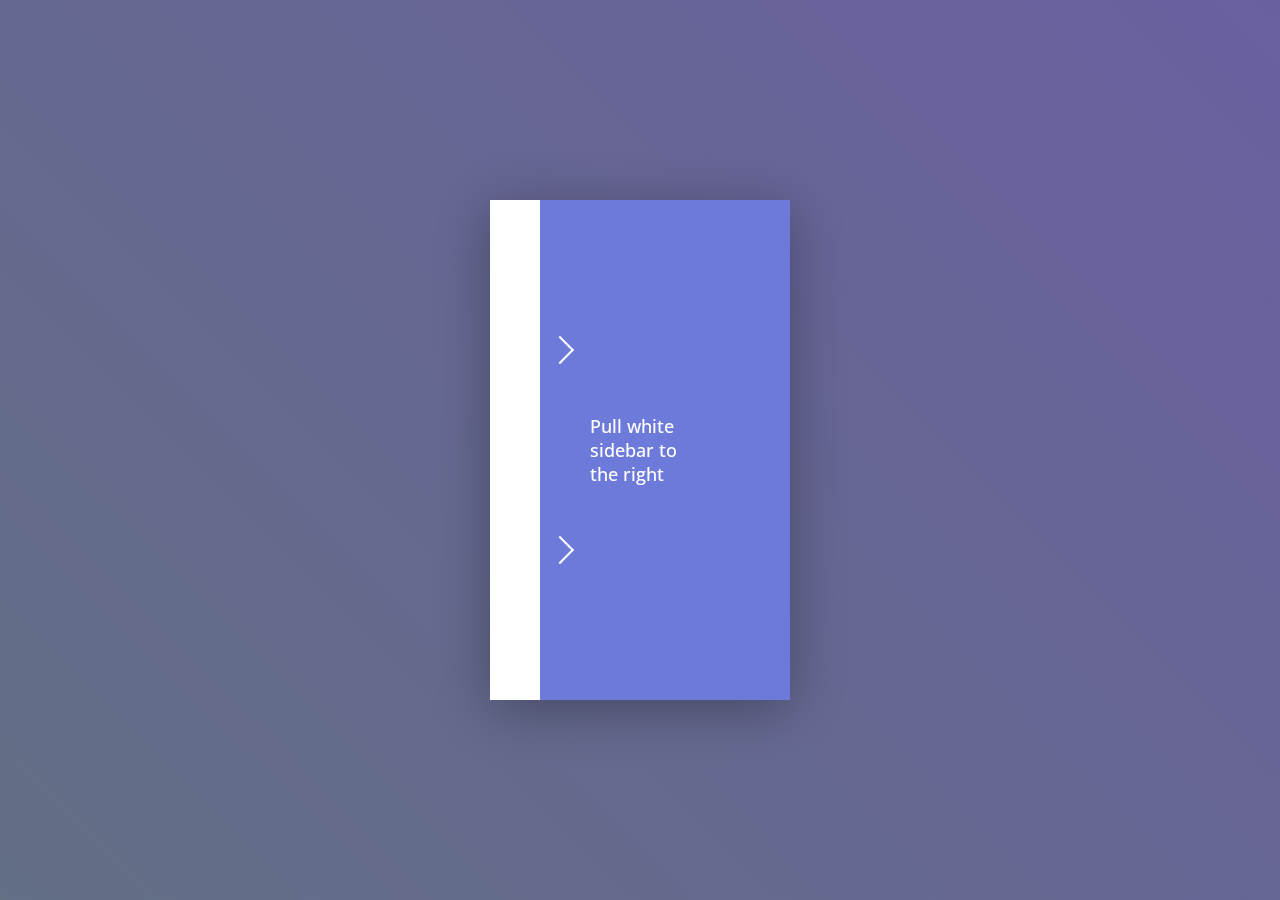
<file: h5 svg手机聊天界面/index.html>
<!doctype html>
<html lang="zh">
<head>
	<meta charset="UTF-8">
	<meta http-equiv="X-UA-Compatible" content="IE=edge,chrome=1"> 
	<meta name="viewport" content="width=device-width, initial-scale=1, user-scalable=yes">
	<title>超炫HTML5 SVG聊天框拖拽弹性摇摆动画特效</title>
	<link rel="stylesheet" type="text/css" href="css/normalize.css" />
	<link rel="stylesheet" type="text/css" href="css/default.css">
	<link rel='stylesheet prefetch' href='http://fonts.useso.com/css?family=Open+Sans'>
	<link rel="stylesheet" type="text/css" href="css/styles.css">
	<!--[if IE]>
		<script src="http://libs.useso.com/js/html5shiv/3.7/html5shiv.min.js"></script>
	<![endif]-->
</head>
<body>
	
	<div class="demo">
			  <svg class="sidebar" viewBox="0 0 300 500">
			    <path class="s-path" fill="#fff" d="M0,0 50,0 a0,250 0 1,1 0,500 L0,500" />
			  </svg>
			  <div class="static">
			    <div class="static__text">Pull white sidebar to the right</div>
			  </div>
			  <div class="sidebar-content">
			    <div class="contact">
			      <img src="images/1.png" alt="" class="contact__photo" />
			      <span class="contact__name">Ethan Hawke</span>
			      <span class="contact__status online"></span>
			    </div>
			    <div class="contact">
			      <img src="images/2.png" alt="" class="contact__photo" />
			      <span class="contact__name">Natalie Portman</span>
			      <span class="contact__status online"></span>
			    </div>
			    <div class="contact">
			      <img src="images/3.png" alt="" class="contact__photo" />
			      <span class="contact__name">Kevin Spacey</span>
			      <span class="contact__status online"></span>
			    </div>
			    <div class="contact">
			      <img src="images/4.png" alt="" class="contact__photo" />
			      <span class="contact__name">Rosamund Pike</span>
			      <span class="contact__status online"></span>
			    </div>
			    <div class="contact">
			      <img src="images/5.png" alt="" class="contact__photo" />
			      <span class="contact__name">Robert Redford</span>
			      <span class="contact__status online"></span>
			    </div>
			    <div class="contact">
			      <img src="images/6.png" alt="" class="contact__photo" />
			      <span class="contact__name">Scarlett Johansson</span>
			      <span class="contact__status online"></span>
			    </div>
			    <div class="contact">
			      <img src="images/7.png" alt="" class="contact__photo" />
			      <span class="contact__name">Tom Cruise</span>
			      <span class="contact__status"></span>
			    </div>
			    <div class="contact">
			      <img src="images/8.png" alt="" class="contact__photo" />
			      <span class="contact__name">Eva Green</span>
			      <span class="contact__status"></span>
			    </div>
			    <div class="contact">
			      <img src="images/9.png" alt="" class="contact__photo" />
			      <span class="contact__name">Paul Newman</span>
			      <span class="contact__status"></span>
			    </div>
			    <div class="contact">
			      <img src="images/1.png" alt="" class="contact__photo" />
			      <span class="contact__name">Thomas Break</span>
			      <span class="contact__status"></span>
			    </div>
			    <div class="search">
			      <img src="images/t8TeL1S.png" alt="" class="search__img" />
			      <input type="text" class="search__input" placeholder="Search" />
			    </div>
			  </div>
			  <div class="chat">
			    <span class="chat__back"></span>
			    <span class="chat__status">status</span>
			    <div class="chat__person">
			      <span class="chat__online active"></span>
			      <span class="chat__name">Huehue Huehue</span>
			    </div>
			    <div class="chat__messages">
			      <div class="chat__msgRow">
			        <div class="chat__message mine">Such SVG, much Javascript, very CSS!</div>
			      </div>
			      <div class="chat__msgRow">
			        <div class="chat__message notMine">Wow!</div>
			      </div>
			      <div class="chat__msgRow">
			        <div class="chat__message notMine">Very elastic! Such easings!</div>
			      </div>
			      <div class="chat__msgRow">
			        <div class="chat__message mine">
			          
			        </div>
			      </div>
			    </div>
			    <input type="text" class="chat__input" placeholder="Your message" />
			  </div>
			</div>
		
	
	<script type="text/javascript" src='js/stopExecutionOnTimeout.js?t=1'></script>
	<script type="text/javascript" src='js/jquery.min.js'></script>
	<script type="text/javascript" src="js/main.js"></script>
</body>
</html>
</file>
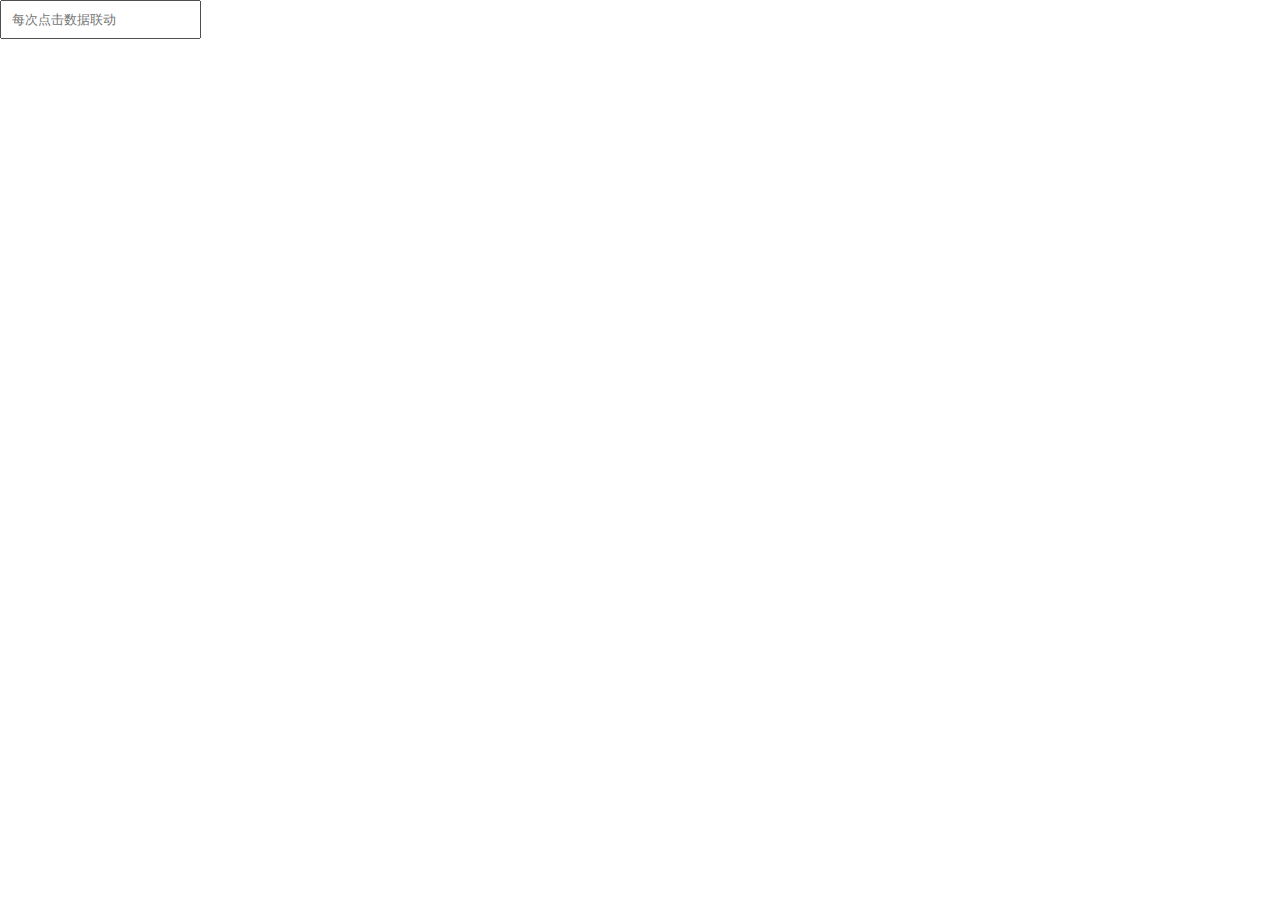
<file: js省市区三级联动/index.html>
<!DOCTYPE html>
<html lang="en-us">
<head>
    <meta charset="UTF-8">
    <title>Picker by ustbhuangyi</title>
    <meta name="viewport" content="width=device-width, initial-scale=1,maximum-scale=1.0,
    minimum-scale=1.0, user-scalable=no">
    <style>
        body{
            margin: 0;
            padding: 0;
        }
        .wheel-scroll.wheel-scroll-hook {
            margin: 0;
            padding: 0;
        }
        #picker{
            padding: 10px;
        }
    </style>

</head>
<body>
<input type="text" id="picker" placeholder="每次点击数据联动">

<script src="js/picker.min.js"></script>
<script type="text/javascript" src="js/city.js"></script>
<script type="text/javascript" src="js/index.js"></script>

</body>
</html>
</file>
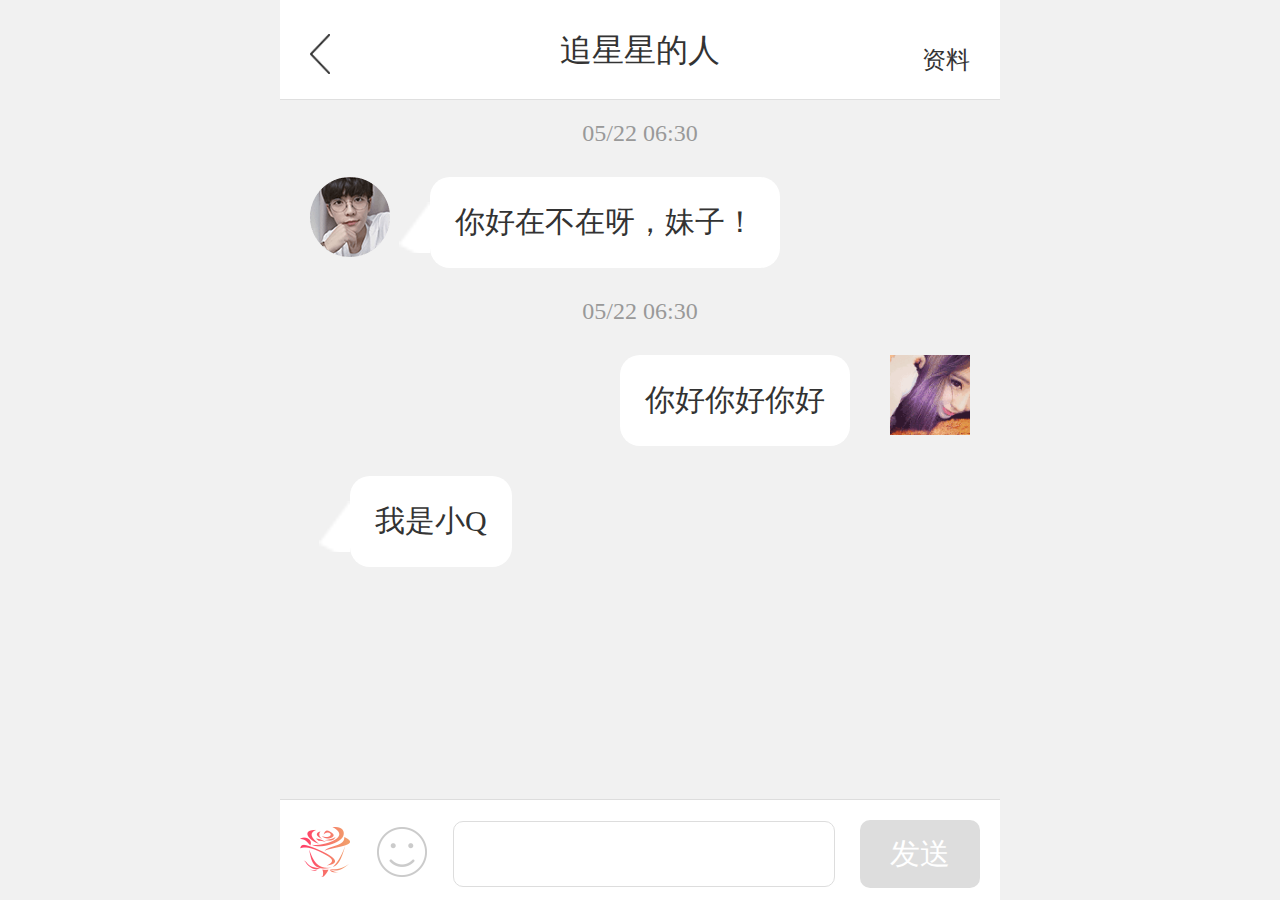
<file: 简洁微博/index.html>
<!doctype html>
<html lang="en">

	<head>
		<meta charset="UTF-8" />
		<meta http-equiv="X-UA-Compatible" content="IE=edge,chrome=1" />
		<meta name="viewport" content="width=device-width,initial-scale=1,minimum-scale=1,maximum-scale=1,user-scalable=no" />
		<title>聊天界面</title>
		<link rel="stylesheet" type="text/css" href="chat.css" />

		<script src="js/jquery.min.js"></script>
		<script src="js/flexible.js"></script>
	</head>

	<body>
		<header class="header">
			<a class="back" href="javascript:history.back()"></a>
			<h5 class="tit">追星星的人</h5>
			<div class="right">资料</div>
		</header>
		<div class="message">

			<div class="send">
				<div class="time">05/22 06:30</div>
				<div class="msg">
					<img src="images/touxiang.png" alt="" />
					<p><i class="msg_input"></i>你好在不在呀，妹子！</p>
				</div>
			</div>
			<div class="show">
				<div class="time">05/22 06:30</div>
				<div class="msg">
					<img src="images/touxiangm.png" alt="" />
					<p><i clas="msg_input"></i>你好你好你好</p>
				</div>
			</div>
		</div>
		<div class="footer">
			<img src="images/hua.png" alt="" />
			<img src="images/xiaolian.png" alt="" />
			<input type="text"  />
			<p>发送</p>
		</div>
	<script src="js/chat.js" type="text/javascript" charset="utf-8"></script>
	</body>

</html>
</file>
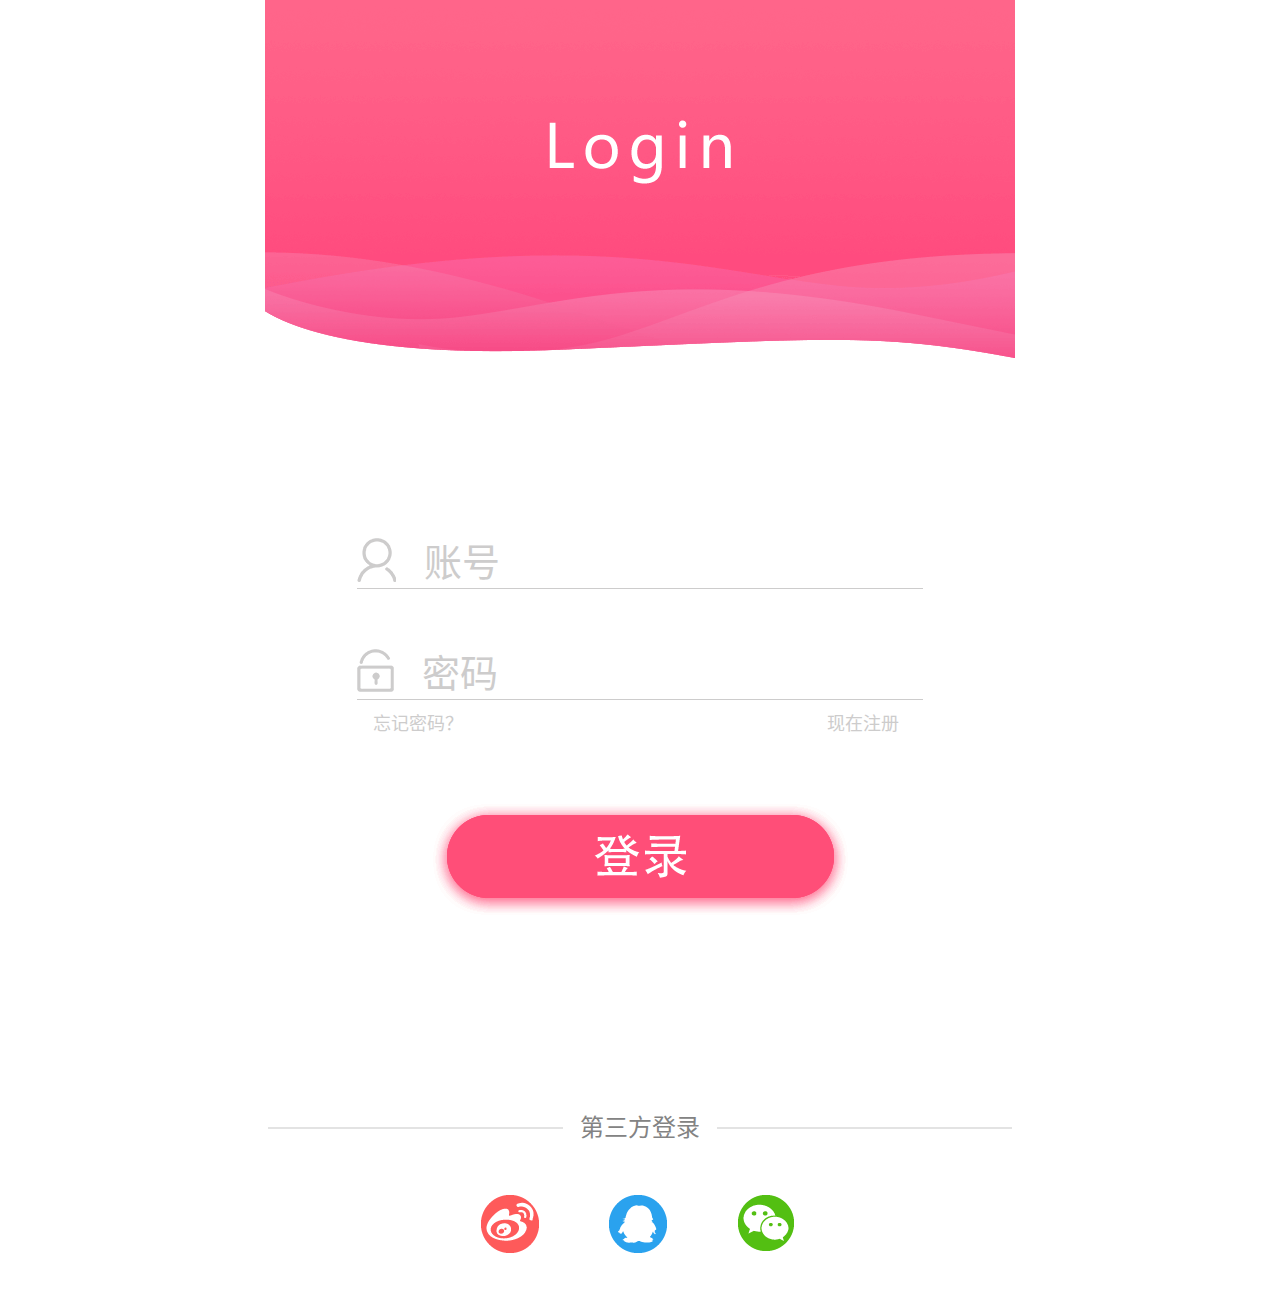
<file: login.html>
<!DOCTYPE html>
<html lang="zh-CN">
<head>
<meta charset="utf-8" />
<meta http-equiv="X-UA-Compatible" content="IE=edge,chrome=1">
<meta name="author" content="Tencent-CP" />
<meta name="format-detection" content="telephone=no" />
<meta name="viewport" content="width=device-width, initial-scale=1.0, minimum-scale=1.0, maximum-scale=1.0, user-scalable=no"/>
<meta name="apple-mobile-web-app-capable" content="yes" />
<meta name="apple-mobile-web-app-status-bar-style" content="black" />
<meta name="keywords" content="搞事">
<meta name="description" content="搞事">
<!-- 更新：搞事  | 重构：利威尔18191268542 | 创建：2018/11/06 -->
<title>login</title>
<link rel="stylesheet" type="text/css" href="css/reset.css"/>
<script type="text/javascript" src="js/scale.js"></script>
<script type="text/javascript" src="js/jquery-1.11.3.min.js"></script>
<style type="text/css">
.wrap{width: 100%;position: relative;background-size: 100% 100%;}
.head{background-image: url(images/login-head.png);height: 238px;background-repeat: no-repeat;width: 100%;padding-top: 120px;}
.tit{background-position: 0 0;width: 182px;height: 64px;margin: 0 auto;animation: flipInX 1s 1s ease both;}
@-webkit-keyframes flipInX{
from {
	-webkit-transform: perspective(400px) rotate3d(1, 0, 0, 90deg);
	transform: perspective(400px) rotate3d(1, 0, 0, 90deg);
	-webkit-animation-timing-function: ease-in;
	animation-timing-function: ease-in;
	opacity: 0;
}
40% {
	-webkit-transform: perspective(400px) rotate3d(1, 0, 0, -20deg);
	transform: perspective(400px) rotate3d(1, 0, 0, -20deg);
	-webkit-animation-timing-function: ease-in;
	animation-timing-function: ease-in;
}
60% {
	-webkit-transform: perspective(400px) rotate3d(1, 0, 0, 10deg);
	transform: perspective(400px) rotate3d(1, 0, 0, 10deg);
	opacity: 1;
}
80% {
	-webkit-transform: perspective(400px) rotate3d(1, 0, 0, -5deg);
	transform: perspective(400px) rotate3d(1, 0, 0, -5deg);
}
to {
	-webkit-transform: perspective(400px);
	transform: perspective(400px);
}
}
.content{padding: 120px 0 0 0;}
.content_pab{padding-bottom: 50px;}
.content p{width: 566px;margin: 0 auto;height: 50px;border-bottom: 1px solid #cdcccc;padding-top: 60px;}
.num em{background-position: -416px 0;width: 39px;height: 44px;float: left;margin-right: 18px;}
.content p input{border: none;background: none;font-size: 38px;line-height: 50px;display: block;padding: 0 10px;color: #cdcccc;height: 50px;float: left;width: 470px;}
.password em{background-position: -486px 0;width: 37px;height: 43px;float: left;margin-right: 18px;}
.list_user{width: 566px;margin: 0 auto;padding-top: 10px;}
.list_user li{width: 96px;float: left;}
.list_user li a{font-size: 18px;color: #cdcccc;line-height: 28px;}
.list_user li:nth-child(2){float: right;}
.list_user li:nth-child(1){padding-left: 16px;}
.btn_login{width: 415px;height: 111px;margin: 66px auto 0;display: block;}
.btn_login i,.btn_login b,.btn_login em{background-position: 0 -74px;width: 415px;height: 111px;position: absolute;left: 0;top: 0;}
.btn_login i{-webkit-animation:pulse1 1s .2s linear infinite;animation:pulse1 1s .2s linear infinite;}
.btn_login b{-webkit-animation:pulse2 1s .2s linear infinite;animation:pulse2 1s .2s linear infinite;}
@-webkit-keyframes pulse1{
	0%{-webkit-transform:scale(1);opacity: .6;}
	100%{-webkit-transform:scale(1.03);opacity: .1;}
	}
@keyframes pulse1{
	0%{transform:scale(1);opacity: .6;}
	100%{transform:scale(1.03);opacity: .1;}
}
@-webkit-keyframes pulse2{
	0%{-webkit-transform:scale(1);opacity: .6;}
	100%{-webkit-transform:scale(1.05);opacity: .1;}
}
@keyframes pulse2{
	0%{transform:scale(1);opacity: .6;}
	100%{transform:scale(1.05);opacity: .1;}
}
.tit_s{text-align: center;line-height: 34px;margin-top: 195px;}
.tit_s em{display: inline-block;width: 295px;height: 2px;background-color: #e3e3e3;vertical-align: middle;}
.tit_s span{font-size: 24px;line-height: 34px;color: #838383;font-weight: normal;vertical-align: middle;padding: 0 16px;}
.list_login{padding: 50px 0 0 146px;}
.list_login li{width: 58px;float: left;margin-left: 70px;}
.list_login li a{width: 58px;height: 58px;float: left;}
.list_login li:nth-child(1) a{background-position: -278px 0;}
.list_login li:nth-child(2) a{background-position: -347px 0;}
.list_login li:nth-child(3) a{background-position: -210px 0;}
:focus{outline: none;}
</style>
</head>
<body>

<div class="wrap">
	<header class="head pr">
		<h1 class="tit sp db">login</h1>
	</header>	
	<section class="content" id="ct">
		<p class="num c">
			<em class="sp"></em>
			<input type="number" placeholder="账号" />
		</p>
		<p class="password c">
			<em class="sp"></em>
			<input type="password" placeholder="密码" />
		</p>
		<ul class="list_user c">
			<li>
				<a href="javascript:;" title="忘记密码？">忘记密码？</a>
			</li>
			<li>
				<a href="javascript:;" title="现在注册">现在注册</a>
			</li>
		</ul>
		<a class="btn_login pr" href="javascript:;">
			<i class="sp db pa"></i>
			<b class="sp db pa"></b>
			<em class="sp db pa"></em>
		</a>
		<h2 class="tit_s">
			<em></em>
			<span>第三方登录</span>
			<em></em>
		</h2>
		<ul class="list_login c">
			<li>
				<a href="javascript:;" title="微博" class="sp db">微博</a>
			</li>
			<li>
				<a href="javascript:;" title="QQ" class="sp db">QQ</a>
			</li>
			<li>
				<a href="javascript:;" title="微信" class="sp db">微信</a>
			</li>
		</ul>
	</section>
</div>
<script>
if (!(navigator.userAgent.match(/(phone|pad|pod|iPhone|iPod|ios|iPad|Android|Mobile|BlackBerry|IEMobile|MQQBrowser|JUC|Fennec|wOSBrowser|BrowserNG|WebOS|Symbian|Windows Phone)/i))) {
	document.getElementById('ct').className = 'content content_pab'
}
</script>
</body>
</html>
</file>
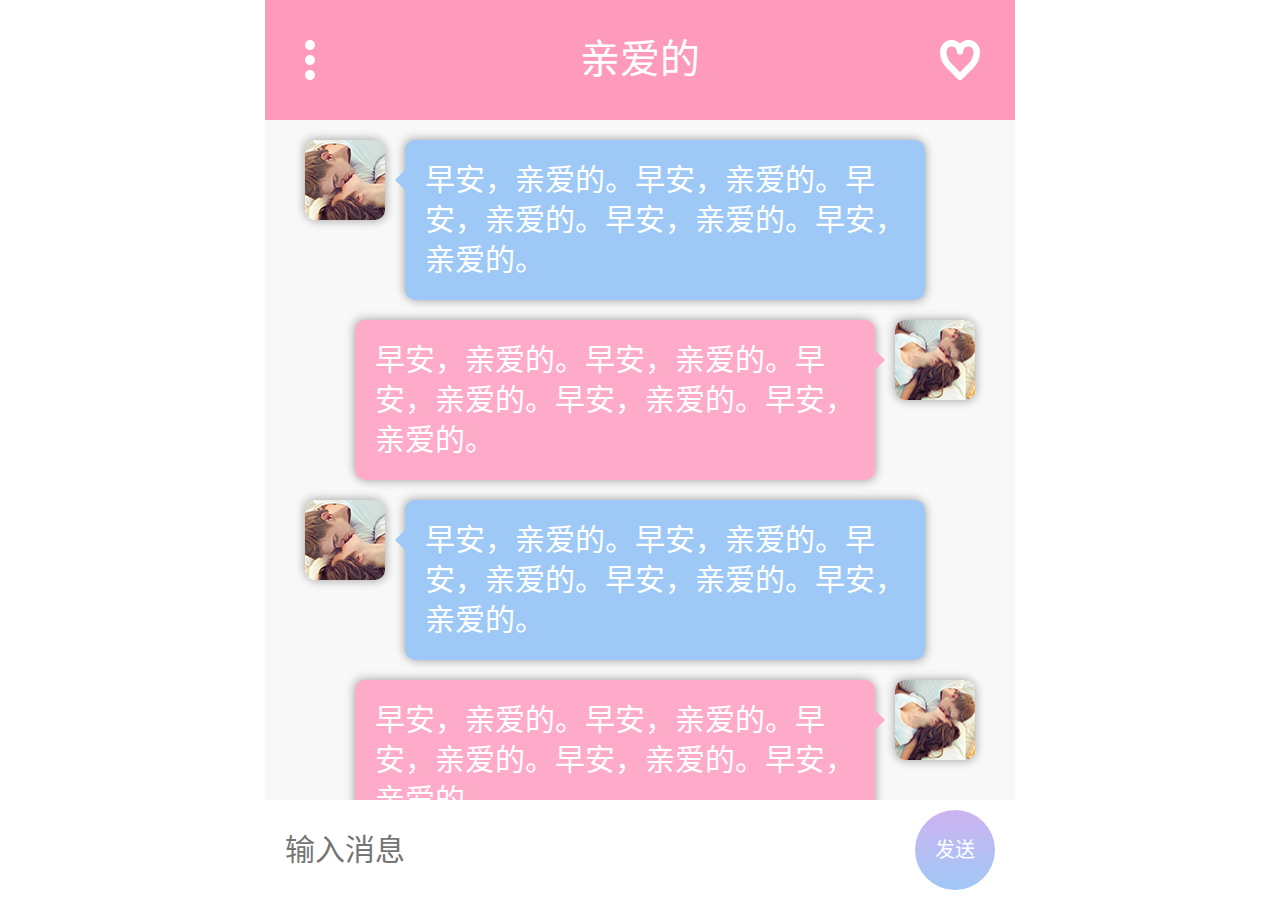
<file: a20181106chatShow/chat.html>
<!DOCTYPE html>
<html lang="zh-CN">
<head>
<meta charset="utf-8" />
<meta http-equiv="X-UA-Compatible" content="IE=edge,chrome=1">
<meta name="author" content="Tencent-CP" />
<meta name="format-detection" content="telephone=no" />
<meta name="viewport" content="width=device-width, initial-scale=1.0, minimum-scale=1.0, maximum-scale=1.0, user-scalable=no"/>
<meta name="apple-mobile-web-app-capable" content="yes" />
<meta name="apple-mobile-web-app-status-bar-style" content="black" />
<meta name="keywords" content="搞事">
<meta name="description" content="搞事">
<!-- 重构：利威尔18191268542 | 创建：2018/11/06 | 更新：| 搞事 -->
<title>Chat</title>
<link rel="stylesheet" type="text/css" href="css/reset.css"/>
<link rel="stylesheet" type="text/css" href="css/chat.css"/>
<script type="text/javascript" src="js/scale.js"></script>
<script type="text/javascript" src="js/jquery-1.11.3.min.js"></script>
</head>
<body>

<div class="wrap">
	<header class="head pr">
		<h1 class="hide">Chat</h1>
		<p class="name">亲爱的</p>
		<a class="menu sp db pa" href="javascript:;" title="菜单">菜单</a>
		<a class="collection sp db pa" href="javascript:;" title="收藏">收藏</a>
 	</header>	
	<section class="content pr" id="ct">
		<div class="chat_box">
			<ul class="list_msg">
				<li class="pic_pros"><img src="images/pros.png" alt="头像"/></li>
				<li class="text_pros"><em class="pros_sl"></em><p>早安，亲爱的。早安，亲爱的。早安，亲爱的。早安，亲爱的。早安，亲爱的。</p></li>
			</ul>
			<ul class="list_msg msg_mysel">
				<li class="text_pros"><em class="pros_sr"></em><p>早安，亲爱的。早安，亲爱的。早安，亲爱的。早安，亲爱的。早安，亲爱的。</p></li>
				<li class="pic_pros"><img src="images/pros2.png" alt="头像"/></li>
			</ul>
			<ul class="list_msg">
				<li class="pic_pros"><img src="images/pros.png" alt="头像"/></li>
				<li class="text_pros"><em class="pros_sl"></em><p>早安，亲爱的。早安，亲爱的。早安，亲爱的。早安，亲爱的。早安，亲爱的。</p></li>
			</ul>
			<ul class="list_msg msg_mysel">
				<li class="text_pros"><em class="pros_sr"></em><p>早安，亲爱的。早安，亲爱的。早安，亲爱的。早安，亲爱的。早安，亲爱的。</p></li>
				<li class="pic_pros"><img src="images/pros2.png" alt="头像"/></li>
			</ul>
			<ul class="list_msg">
				<li class="pic_pros"><img src="images/pros.png" alt="头像"/></li>
				<li class="text_pros"><em class="pros_sl"></em><p>早安，亲爱的。早安，亲爱的。早安，亲爱的。早安，亲爱的。早安，亲爱的。</p></li>
			</ul>
			<ul class="list_msg msg_mysel">
				<li class="text_pros"><em class="pros_sr"></em><p>早安，亲爱的。早安，亲爱的。早安，亲爱的。早安，亲爱的。早安，亲爱的。</p></li>
				<li class="pic_pros"><img src="images/pros2.png" alt="头像"/></li>
			</ul>
			<ul class="list_msg">
				<li class="pic_pros"><img src="images/pros.png" alt="头像"/></li>
				<li class="text_pros"><em class="pros_sl"></em><p>早安，亲爱的。早安，亲爱的。早安，亲爱的。早安，亲爱的。早安，亲爱的。</p></li>
			</ul>
			<ul class="list_msg msg_mysel">
				<li class="text_pros"><em class="pros_sr"></em><p>早安，亲爱的。早安，亲爱的。早安，亲爱的。早安，亲爱的。早安，亲爱的。</p></li>
				<li class="pic_pros"><img src="images/pros2.png" alt="头像"/></li>
			</ul>
			<ul class="list_msg">
				<li class="pic_pros"><img src="images/pros.png" alt="头像"/></li>
				<li class="text_pros"><em class="pros_sl"></em><p>早安，亲爱的。早安，亲爱的。早安，亲爱的。早安，亲爱的。早安，亲爱的。</p></li>
			</ul>
			<ul class="list_msg msg_mysel">
				<li class="text_pros"><em class="pros_sr"></em><p>早安，亲爱的。早安，亲爱的。早安，亲爱的。早安，亲爱的。早安，亲爱的。</p></li>
				<li class="pic_pros"><img src="images/pros2.png" alt="头像"/></li>
			</ul>
			<ul class="list_msg">
				<li class="pic_pros"><img src="images/pros.png" alt="头像"/></li>
				<li class="text_pros"><em class="pros_sl"></em><p>早安，亲爱的。早安，亲爱的。早安，亲爱的。早安，亲爱的。早安，亲爱的。</p></li>
			</ul>
			<ul class="list_msg msg_mysel">
				<li class="text_pros"><em class="pros_sr"></em><p>早安，亲爱的。早安，亲爱的。早安，亲爱的。早安，亲爱的。早安，亲爱的。</p></li>
				<li class="pic_pros"><img src="images/pros2.png" alt="头像"/></li>
			</ul>
		</div>
		<div class="box_input c">
			<textarea type="text" placeholder="输入消息"></textarea>
			<a class="btn_send" href="javascript:;" title="发送">发送</a>
		</div>
	</section>
</div>
<script>
function chatBox () {
	var mainH = $('body').height();
	$('.chat_box').height(mainH-220);
}
chatBox ();
$(window).on('resize',function () {
	mainH = $('body').height();
	$('.chat_box').height(mainH-220);
})
//console.log($('body').height()+'+++++++'+$('.chat_box').height())
</script>
</body>
</html>
</file>
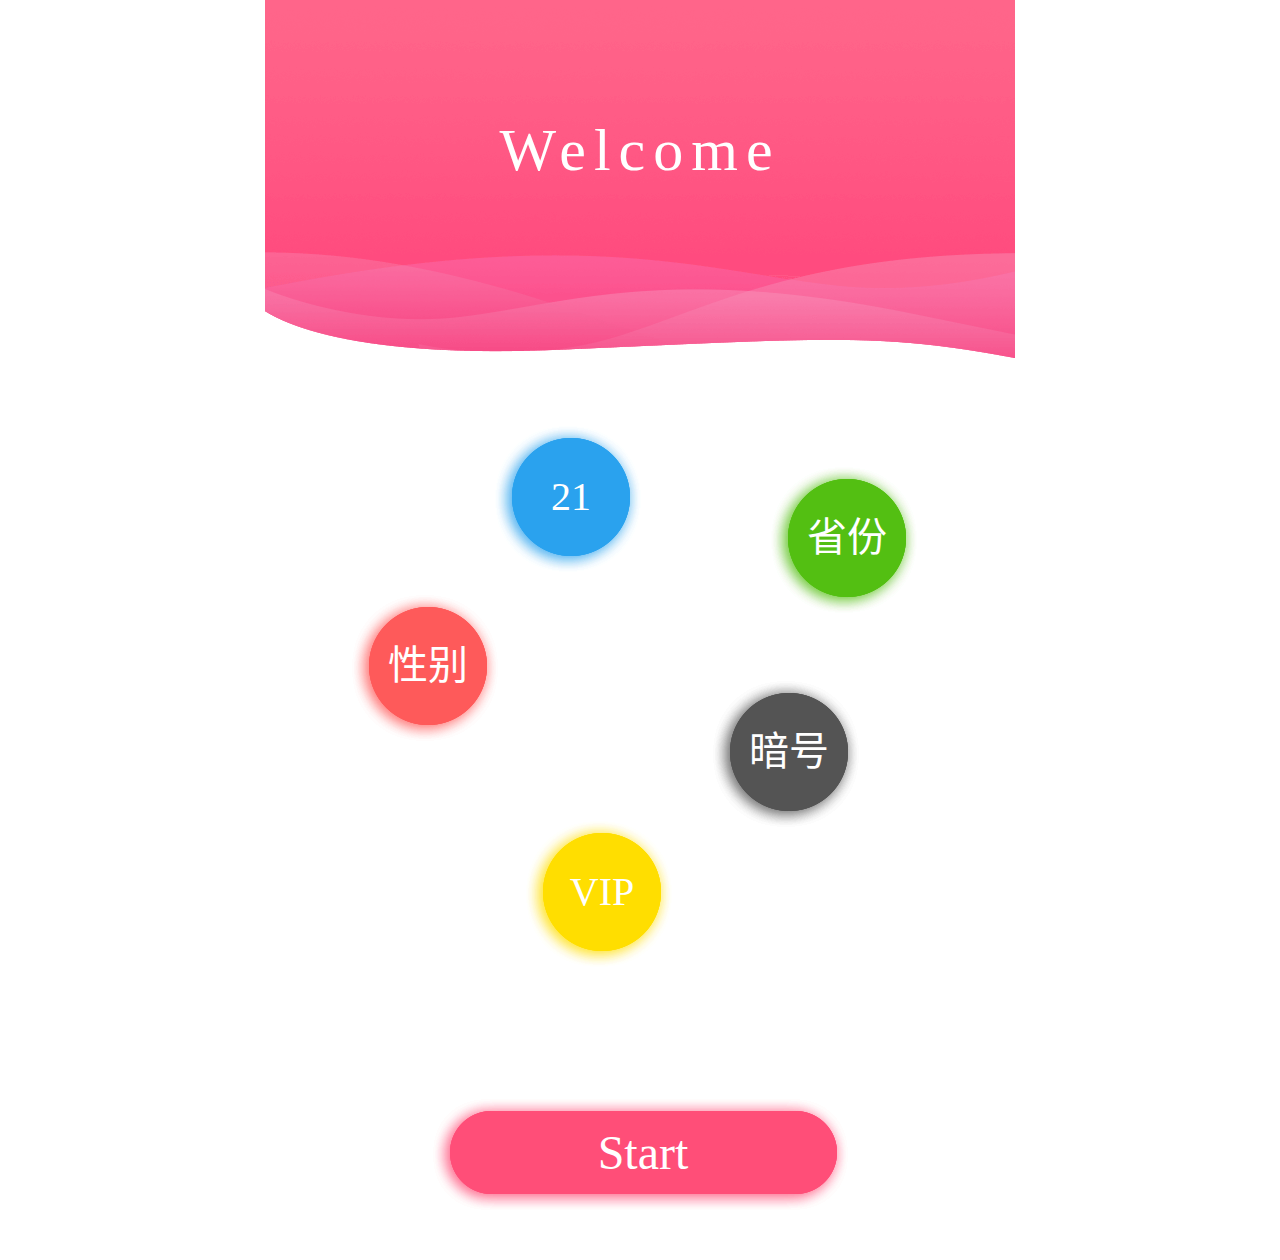
<file: a20181106chatShow/login.html>
<!DOCTYPE html>
<html lang="zh-CN">
<head>
<meta charset="utf-8" />
<meta http-equiv="X-UA-Compatible" content="IE=edge,chrome=1">
<meta name="author" content="Tencent-CP" />
<meta name="format-detection" content="telephone=no" />
<meta name="viewport" content="width=device-width, initial-scale=1.0, minimum-scale=1.0, maximum-scale=1.0, user-scalable=no"/>
<meta name="apple-mobile-web-app-capable" content="yes" />
<meta name="apple-mobile-web-app-status-bar-style" content="black" />
<meta name="keywords" content="搞事">
<meta name="description" content="搞事">
<!-- 重构：利威尔18191268542 | 创建：2018/11/06 | 更新：| 搞事 -->
<title>login</title>
<link rel="stylesheet" type="text/css" href="css/reset.css"/>
<link rel="stylesheet" type="text/css" href="css/login.css"/>
<script type="text/javascript" src="js/scale.js"></script>
<script type="text/javascript" src="js/jquery-1.11.3.min.js"></script>
</head>
<body>

<div class="wrap">
	<header class="head pr">
		<h1 class="tit">Welcome</h1>
	</header>	
	<section class="content pr" id="ct">
		<a class="icon icon_gender pa" href="javascript:;">
			<i class="sp db pa"></i>
			<b class="sp db pa"></b>
			<strong class="sp db pa"></strong>
			<span>性别</span>
		</a>
		<a class="icon icon_age pa" href="javascript:;">
			<i class="sp db pa"></i>
			<b class="sp db pa"></b>
			<strong class="sp db pa"></strong>
			<span>21</span>
		</a>
		<a class="icon icon_area pa" href="javascript:;">
			<i class="sp db pa"></i>
			<b class="sp db pa"></b>
			<strong class="sp db pa"></strong>
			<span>省份</span>
		</a>
		<a class="icon icon_vip pa" href="javascript:;">
			<i class="sp db pa"></i>
			<b class="sp db pa"></b>
			<strong class="sp db pa"></strong>
			<span>VIP</span>
		</a>
		<a class="icon icon_signal pa" href="javascript:;">
			<i class="sp db pa"></i>
			<b class="sp db pa"></b>
			<strong class="sp db pa"></strong>
			<span>暗号</span>
		</a>
		<a class="btn_login pr" href="javascript:;">
			<i class="sp db pa"></i>
			<b class="sp db pa"></b>
			<em class="sp db pa"></em>
			<span>Start</span>
		</a>
	</section>
</div>
<script>
if (!(navigator.userAgent.match(/(phone|pad|pod|iPhone|iPod|ios|iPad|Android|Mobile|BlackBerry|IEMobile|MQQBrowser|JUC|Fennec|wOSBrowser|BrowserNG|WebOS|Symbian|Windows Phone)/i))) {
	document.getElementById('ct').className = 'content content_pab pr'
}
</script>
</body>
</html>
</file>
<file: h5 svg手机聊天界面/css/default.css>
@import url(http://fonts.useso.com/css?family=Raleway:200,500,700,800);
@font-face {
	font-family: 'icomoon';
	src:url('../fonts/icomoon.eot?rretjt');
	src:url('../fonts/icomoon.eot?#iefixrretjt') format('embedded-opentype'),
		url('../fonts/icomoon.woff?rretjt') format('woff'),
		url('../fonts/icomoon.ttf?rretjt') format('truetype'),
		url('../fonts/icomoon.svg?rretjt#icomoon') format('svg');
	font-weight: normal;
	font-style: normal;
}

[class^="icon-"], [class*=" icon-"] {
	font-family: 'icomoon';
	speak: none;
	font-style: normal;
	font-weight: normal;
	font-variant: normal;
	text-transform: none;
	line-height: 1;

	/* Better Font Rendering =========== */
	-webkit-font-smoothing: antialiased;
	-moz-osx-font-smoothing: grayscale;
}

body, html { font-size: 100%; 	padding: 0; margin: 0;}

/* Reset */
*,
*:after,
*:before {
	-webkit-box-sizing: border-box;
	-moz-box-sizing: border-box;
	box-sizing: border-box;
}

/* Clearfix hack by Nicolas Gallagher: http://nicolasgallagher.com/micro-clearfix-hack/ */
.clearfix:before,
.clearfix:after {
	content: " ";
	display: table;
}

.clearfix:after {
	clear: both;
}

body{
	background: #f9f7f6;
	color: #404d5b;
	font-weight: 500;
	font-size: 1.05em;
	font-family: "Segoe UI", "Lucida Grande", Helvetica, Arial, "Microsoft YaHei", FreeSans, Arimo, "Droid Sans", "wenquanyi micro hei", "Hiragino Sans GB", "Hiragino Sans GB W3", "FontAwesome", sans-serif;
}
a{color: #2fa0ec;text-decoration: none;outline: none;}
a:hover,a:focus{color:#74777b;}

.htmleaf-container{
	margin: 0 auto;
	text-align: center;
	overflow: hidden;
}
.htmleaf-content {
	font-size: 150%;
	padding: 1em 0;
}

.htmleaf-content h2 {
	margin: 0 0 2em;
	opacity: 0.1;
}

.htmleaf-content p {
	margin: 1em 0;
	padding: 5em 0 0 0;
	font-size: 0.65em;
}
.bgcolor-1 { background: #f0efee; }
.bgcolor-2 { background: #f9f9f9; }
.bgcolor-3 { background: #e8e8e8; }/*light grey*/
.bgcolor-4 { background: #2f3238; color: #fff; }/*Dark grey*/
.bgcolor-5 { background: #df6659; color: #521e18; }/*pink1*/
.bgcolor-6 { background: #2fa8ec; }/*sky blue*/
.bgcolor-7 { background: #d0d6d6; }/*White tea*/
.bgcolor-8 { background: #3d4444; color: #fff; }/*Dark grey2*/
.bgcolor-9 { background: #ef3f52; color: #fff;}/*pink2*/
.bgcolor-10{ background: #64448f; color: #fff;}/*Violet*/
.bgcolor-11{ background: #3755ad; color: #fff;}/*dark blue*/
.bgcolor-12{ background: #3498DB; color: #fff;}/*light blue*/
/* Header */
.htmleaf-header{
	padding: 1em 190px 1em;
	letter-spacing: -1px;
	text-align: center;
}
.htmleaf-header h1 {
	font-weight: 600;
	font-size: 5em;
	line-height: 1;
	margin-bottom: 0;
	font-family: "Segoe UI", "Lucida Grande", Helvetica, Arial, "Microsoft YaHei", FreeSans, Arimo, "Droid Sans", "wenquanyi micro hei", "Hiragino Sans GB", "Hiragino Sans GB W3", "FontAwesome", sans-serif;
}
.htmleaf-header h1 span {
	font-family: "Segoe UI", "Lucida Grande", Helvetica, Arial, "Microsoft YaHei", FreeSans, Arimo, "Droid Sans", "wenquanyi micro hei", "Hiragino Sans GB", "Hiragino Sans GB W3", "FontAwesome", sans-serif;
	display: block;
	font-size: 60%;
	font-weight: 400;
	padding: 0.8em 0 0.5em 0;
	color: #c3c8cd;
}
/*nav*/
.htmleaf-demo a{color: #1d7db1;text-decoration: none;}
.htmleaf-demo{width: 100%;padding-bottom: 1.2em;}
.htmleaf-demo a{display: inline-block;margin: 0.5em;padding: 0.6em 1em;border: 3px solid #1d7db1;font-weight: 700;}
.htmleaf-demo a:hover{opacity: 0.6;}
.htmleaf-demo a.current{background:#1d7db1;color: #fff; }
/* Top Navigation Style */
.htmleaf-links {
	position: relative;
	display: inline-block;
	white-space: nowrap;
	font-size: 3.5em;
	text-align: center;
}

.htmleaf-links::after {
	position: absolute;
	top: 0;
	left: 50%;
	margin-left: -1px;
	width: 2px;
	height: 100%;
	background: #dbdbdb;
	content: '';
	-webkit-transform: rotate3d(0,0,1,22.5deg);
	transform: rotate3d(0,0,1,22.5deg);
}

.htmleaf-icon {
	display: inline-block;
	margin: 0.5em;
	padding: 0em 0;
	width: 3.5em;
	text-decoration: none;
}

.htmleaf-icon span {
	display: none;
}

.htmleaf-icon:before {
	margin: 0 5px;
	text-transform: none;
	font-weight: normal;
	font-style: normal;
	font-variant: normal;
	font-family: 'icomoon';
	line-height: 1;
	speak: none;
	-webkit-font-smoothing: antialiased;
}
/* footer */
.htmleaf-footer{width: 100%;padding-top: 10px;}
.htmleaf-small{font-size: 0.8em;}
.center{text-align: center;}
/****/
.related {
	color: #fff;
	background: #333;
	text-align: center;
	font-size: 1.25em;
	padding: 0.5em 0;
	overflow: hidden;
}

.related > a {
	vertical-align: top;
	width: calc(100% - 20px);
	max-width: 340px;
	display: inline-block;
	text-align: center;
	margin: 20px 10px;
	padding: 25px;
	font-family: "Segoe UI", "Lucida Grande", Helvetica, Arial, "Microsoft YaHei", FreeSans, Arimo, "Droid Sans", "wenquanyi micro hei", "Hiragino Sans GB", "Hiragino Sans GB W3", "FontAwesome", sans-serif;
}
.related a {
	display: inline-block;
	text-align: left;
	margin: 20px auto;
	padding: 10px 20px;
	opacity: 0.8;
	-webkit-transition: opacity 0.3s;
	transition: opacity 0.3s;
	-webkit-backface-visibility: hidden;
}

.related a:hover,
.related a:active {
	opacity: 1;
}

.related a img {
	max-width: 100%;
	opacity: 0.8;
	border-radius: 4px;
}
.related a:hover img,
.related a:active img {
	opacity: 1;
}
.related h3{font-family: "Microsoft YaHei", sans-serif;}
.related a h3 {
	font-weight: 300;
	margin-top: 0.15em;
	color: #fff;
}
/* icomoon */
.icon-htmleaf-home-outline:before {
	content: "\e5000";
}

.icon-htmleaf-arrow-forward-outline:before {
	content: "\e5001";
}

@media screen and (max-width: 50em) {
	.htmleaf-header {
		padding: 3em 10% 4em;
	}
	.htmleaf-header h1 {
        font-size:2em;
    }
}


@media screen and (max-width: 40em) {
	.htmleaf-header h1 {
		font-size: 1.5em;
	}
}

@media screen and (max-width: 30em) {
    .htmleaf-header h1 {
        font-size:1.2em;
    }
}
</file>
<file: h5 svg手机聊天界面/css/styles.css>
*, *:before, *:after {
  box-sizing: border-box;
  margin: 0;
  padding: 0;
}

html, body {
  font-size: 62.5%;
  height: 100%;
}

button, input {
  border: 0;
  outline: none;
}

body {
  background: -webkit-linear-gradient(45deg, #636f85, #6960a0);
  background: linear-gradient(45deg, #636f85, #6960a0);
    /* background: -webkit-linear-gradient(45deg, #636f85, #ff658a);
  background: linear-gradient(45deg, #636f85, #ff658a);*/
}

.demo {
  position: absolute;
  top: 50%;
  left: 50%;
  margin-top: -25rem;
  margin-left: -15rem;
  width: 30rem;
  height: 50rem;
  box-shadow: 0 1rem 5rem rgba(0, 0, 0, 0.3);
}

.static {
  height: 100%;
  font-size: 1.8rem;
  font-family: "Open Sans", Helvetica, Arial, sans-serif;
  background: #6D7ADA;
    /* background: #f873a4;   //变色后的*/
}
.static:before, .static:after {
  content: "";
  position: absolute;
  left: 7rem;
  width: 2rem;
  height: 2rem;
  margin-left: -1rem;
  margin-top: -1rem;
  border: 2px solid #fff;
  border-left: none;
  border-bottom: none;
  -webkit-transform: rotate(45deg);
      -ms-transform: rotate(45deg);
          transform: rotate(45deg);
  -webkit-animation: arrows 1.5s infinite;
          animation: arrows 1.5s infinite;
}
.static:before {
  top: 15rem;
}
.static:after {
  top: 35rem;
}
.static__text {
  width: 9rem;
  position: absolute;
  top: 50%;
  left: 50%;
  margin-left: -5rem;
  -webkit-transform: translate3d(0, -50%, 0);
          transform: translate3d(0, -50%, 0);
  color: #fff;
  -webkit-perspective: 1px;
          perspective: 1px;
  -webkit-backface-visibility: hidden;
          backface-visibility: hidden;
}

.sidebar-content {
  z-index: -1;
  position: absolute;
  top: 0;
  left: 0;
  width: 20rem;
  height: 100%;
  padding-top: 1rem;
  opacity: 0;
  -webkit-transition: opacity 200ms, z-index 0s 0s;
          transition: opacity 200ms, z-index 0s 0s;
  background-color: #E9EAF3;
  overflow: hidden;
}
.sidebar-content.active {
  z-index: 2;
  opacity: 1;
}

.contact {
  position: relative;
  width: 100%;
  height: 5rem;
  padding-left: 1.7rem;
  display: -webkit-box;
  display: -webkit-flex;
  display: -ms-flexbox;
  display: flex;
  -webkit-box-align: center;
  -webkit-align-items: center;
      -ms-flex-align: center;
          align-items: center;
  cursor: pointer;
  overflow: hidden;
}
.contact__photo {
  border-radius: 50%;
  margin-right: 1.5rem;
}
.contact__name {
  font-size: 1.2rem;
  font-family: "Open Sans", Helvetica, Arial, sans-serif;
}
.contact__status {
  position: absolute;
  top: 2.1rem;
  right: 1.5rem;
  width: 8px;
  height: 8px;
  border: 2px solid #00B570;
  border-radius: 50%;
  opacity: 0;
  -webkit-transition: opacity 0.3s;
          transition: opacity 0.3s;
}
.contact__status.online {
  opacity: 1;
}

.search {
  position: absolute;
  bottom: 0;
  left: 0;
  width: 100%;
  height: 5.5rem;
  padding-left: 1.5rem;
  background: #fff;
  display: -webkit-box;
  display: -webkit-flex;
  display: -ms-flexbox;
  display: flex;
  -webkit-box-align: center;
  -webkit-align-items: center;
      -ms-flex-align: center;
          align-items: center;
}

svg {
  overflow: visible;
}

.sidebar {
  z-index: 1;
  position: absolute;
  top: 0;
  left: 0;
  display: block;
  width: 100%;
  height: 100%;
}

.s-path {
  cursor: -webkit-grab;
  cursor: grab;
}

.cloned {
  position: absolute;
  z-index: 10;
  -webkit-transition: top 0.3s, left 0.3s;
          transition: top 0.3s, left 0.3s;
  -webkit-transition-delay: 0.2s;
          transition-delay: 0.2s;
  -webkit-transition-timing-function: cubic-bezier(0.55, 0.055, 0.675, 0.19);
          transition-timing-function: cubic-bezier(0.55, 0.055, 0.675, 0.19);
}
.cloned.removed {
  -webkit-transition: opacity 0.2s 0;
          transition: opacity 0.2s 0;
  opacity: 0;
}

.chat {
  display: none;
  z-index: 5;
  position: absolute;
  top: 0;
  left: 0;
  width: 100%;
  height: 100%;
  padding: 2.5rem 0 5.5rem 2.5rem;
  -webkit-transition: opacity 200ms;
          transition: opacity 200ms;
  opacity: 0;
}
.chat.active {
  opacity: 1;
}
.chat.active:before {
  width: 100%;
}
.chat:before {
  content: "";
  position: absolute;
  top: 0;
  left: 0;
  width: 100%;
  height: 0.5rem;
  background: #1CC6AE;
  width: 0;
  -webkit-transition: width 0.2s;
          transition: width 0.2s;
}
.chat__back {
  position: relative;
  display: inline-block;
  width: 2rem;
  height: 2rem;
  margin-top: 0.5rem;
  margin-left: -0.6rem;
  cursor: pointer;
}
.chat__back:hover:before {
  -webkit-transform: translateX(-0.3rem) rotate(-45deg);
      -ms-transform: translateX(-0.3rem) rotate(-45deg);
          transform: translateX(-0.3rem) rotate(-45deg);
}
.chat__back:before {
  content: "";
  position: absolute;
  display: block;
  top: 0.4rem;
  left: 0.6rem;
  width: 1.2rem;
  height: 1.2rem;
  border: 2px solid #545675;
  border-right: none;
  border-bottom: none;
  -webkit-transform: rotate(-45deg);
      -ms-transform: rotate(-45deg);
          transform: rotate(-45deg);
  -webkit-transition: -webkit-transform 0.3s;
          transition: transform 0.3s;
}
.chat__status {
  position: absolute;
  top: 2rem;
  right: 6.5rem;
  font-size: 1.2rem;
  font-family: "Open Sans", Helvetica, Arial, sans-serif;
  text-transform: uppercase;
  color: #B1A9A9;
}
.chat__person {
  display: inline-block;
  position: absolute;
  top: 3rem;
  right: 6.5rem;
  font-size: 2rem;
  font-family: "Open Sans", Helvetica, Arial, sans-serif;
  color: #36343D;
}
.chat__online {
  position: absolute;
  top: 50%;
  left: -1.5rem;
  margin-top: -3px;
  width: 8px;
  height: 8px;
  border: 2px solid #00B570;
  border-radius: 50%;
  opacity: 0;
  -webkit-transition: opacity 0.3s;
          transition: opacity 0.3s;
}
.chat__online.active {
  opacity: 1;
}
.chat__messages {
  position: absolute;
  top: 7.5rem;
  left: 2.5rem;
  width: 27.5rem;
  height: 37rem;
  padding-right: 2.5rem;
  overflow-y: auto;
}
.chat__msgRow {
  margin-bottom: 0.5rem;
}
.chat__msgRow:after {
  content: "";
  display: table;
  clear: both;
}
.chat__message {
  display: inline-block;
  max-width: 60%;
  padding: 1rem;
  font-size: 1.4rem;
  font-family: "Open Sans", Helvetica, Arial, sans-serif;
}
.chat__message.mine {
  color: #2B2342;
  border: 1px solid #DFDFDF;
}
.chat__message.notMine {
  float: right;
  color: #23244E;
  background: #E9EAF3;
}
.chat__input {
  position: absolute;
  bottom: 0;
  left: 0;
  width: 100%;
  height: 5.5rem;
  padding: 1rem 1rem 1rem 4rem;
  background-image: url("../img/cM3yCT9.png");
  background-repeat: no-repeat;
  background-position: 1rem 1.5rem;
  background-color: #E9EAF3;
  color: #2B2342;
  font-size: 1.4rem;
  font-family: "Open Sans", Helvetica, Arial, sans-serif;
}

.ripple {
  position: absolute;
  width: 10rem;
  height: 10rem;
  margin-left: -5rem;
  margin-top: -5rem;
  background: rgba(0, 0, 0, 0.4);
  -webkit-transform: scale(0);
      -ms-transform: scale(0);
          transform: scale(0);
  -webkit-animation: animRipple 0.3s;
          animation: animRipple 0.3s;
  border-radius: 50%;
}

@-webkit-keyframes animRipple {
  to {
    -webkit-transform: scale(2.5);
            transform: scale(2.5);
    opacity: 0;
  }
}

@keyframes animRipple {
  to {
    -webkit-transform: scale(2.5);
            transform: scale(2.5);
    opacity: 0;
  }
}
@-webkit-keyframes arrows {
  to {
    -webkit-transform: translateX(100%) rotate(45deg);
            transform: translateX(100%) rotate(45deg);
    opacity: 0;
  }
}
@keyframes arrows {
  to {
    -webkit-transform: translateX(100%) rotate(45deg);
            transform: translateX(100%) rotate(45deg);
    opacity: 0;
  }
}
</file>
<file: 简洁微博/chat.css>
h5{
	margin: 0;
}
img{
	max-width: 100%;
    vertical-align: middle
}
input{
	outline: none;	
}
body{
    max-width: 720px;
    margin: 0 auto;
    background: #f1f1f1;
    color:#333;
    font-size: 0.26rem;
}
.header{
    border-bottom: 1px solid #dfdfdf;
    padding:0 0.2rem;
    height: 1rem;
    line-height: 1rem;
    background: #fff;
    position: fixed;
    width: 100%;
    max-width: 720px;
    box-sizing: border-box;
    z-index: 100;
}
.back{
    position: absolute;  
	top: 0;
	left: 0.3rem;
	background:url(./images/left.png) no-repeat;
    width: 0.2rem;
    height:0.4rem;
    margin-top: 0.34rem;
    background-size: 0.2rem 0.4rem;
}
.header .tit{
    font-size: 0.32rem;
    vertical-align: middle;
    text-align: center;
    height: 1rem;
    line-height: 1rem;
    font-weight: normal;
}
.header .right{
	position: absolute;
	right: 0.3rem;
	top: 0;
	float: none;
	font-size: 0.24rem;
	line-height: 1.2rem;
}
.message{
    background-color: #f1f1f1;
	padding: 1.2rem 0.3rem 1rem 0.3rem;	
}
.time{
    font-size:0.24rem;
    color:#999;
    margin-bottom: 0.3rem;
    text-align: center;
}

.footer{
	position: fixed;
	bottom: 0;
    height:1rem;
    background-color:#fff;
    line-height:1rem;
    width: 100%;
    max-width: 720px;
    border-top: 1px solid #ddd;
}
.footer img{
    margin-left:0.2rem;
    width: 0.5rem;
}
 .footer input{
    margin-left:0.2rem;
    width:3.5rem;
    height:0.64rem;
    border-radius: 0.1rem;
    border:0.01rem solid #ddd;
    padding : 0 0.15rem;


}
.footer p{
   width:1.2rem;
    height:0.68rem;
    font-size:0.3rem;
    color:#fff;
    line-height:0.68rem;
    text-align:center;
    background-color:#ddd;
    border-radius: 0.1rem;
    float:right;
    margin-top:0.2rem;
    margin-right:0.2rem;
}
.send:after,.show:after,.msg:after{
	content: "";
	clear: both;
	display: table;	
}

.msg>img{
	width: 0.8rem;
	float: left;
}
.msg>p{
	float: left;
	margin:0  0.4rem;
	padding: 0.25rem;
	background: #fff;
	font-size: 0.3rem;
	position: relative;
	border-radius: 0.2rem;
	max-width:5rem ;
	box-sizing: border-box;
}

.msg_input{
	position: absolute;
	background: url(./images/msg-input.png) no-repeat;
	background-size: 0.31rem auto;
	width: 0.31rem;
	height: 0.51rem;
	left: -0.31rem;
	top: 0.25rem;
}
.show .msg img,.show .msg p,.show .msg{
	float: right;
}


.show .msg_input{
	left: auto;
	right: -0.11rem;
	transform:rotate(180deg);
	-ms-transform:rotate(180deg); 	/* IE 9 */
	-moz-transform:rotate(180deg); 	/* Firefox */
	-webkit-transform:rotate(180deg); /* Safari 和 Chrome */
	-o-transform:rotate(180deg); 	/* Opera */
}
.send,.show{
	padding-bottom: 0.3rem;
}
.alert_novip,.flower_num,.give_flower{
	display: none;
	padding: 0.3rem 0.5rem;
	font-size: 0.28rem;
}
.alert_novip p,.flower_num  p{
	margin-bottom: 0.45rem;

.layui-layer-wrap button{
	font-size: 0.28rem;
	padding: 0.2rem 0.3rem;
	margin-top: 0.1rem;
	background: #f8f8f8;
	border-radius: 10px;
}
}
.flower_num button{
	padding: 0.2rem 0.5rem;
	border-radius: 10px;
}
.layui-layer-wrap button:first-child{
	float: left;
}
.layui-layer-wrap button:last-child{
	float: right;
	background: #FF7171;
	color: #fff;
}
.alert_novip button{
	padding: 0.2rem 0.3rem;
    border-radius: 10px
}
.flower{
	width: 0.8rem;
	margin: 0 auto;
}
.give_flower{
	text-align: center;
}
.give_flower p{
	text-align: center;
	line-height: 1.5;
}
.give_flower input{
	width: 1rem;
	margin-right: 0.1rem;
	margin-top: 0.2rem;
}
.give_flower button{
	display: block;
	width: 3rem;
	font-size: 0.28rem;
	margin: 0 auto;
	margin-top: 0.6rem;
	float: none!important;
	line-height: 0.65rem;
	border-radius: 10px;
}
</file>
<file: a20181106chatShow/css/chat.css>
.head{height: 120px;background-color: #fe9bbd;}
.name{font-size: 40px;color: #fff;line-height: 120px;text-align: center;}
.menu{background-position: -217px 0;width: 10px;height: 40px;top: 50%;margin-top: -20px;left: 40px;}
.collection{background-position: -246px 0;width: 40px;height: 40px;top: 50%;margin-top: -20px;right: 35px;}
.chat_box{background-color: #f8f8f8;overflow-y: auto;padding: 0 20px;}
.chat_box::-webkit-scrollbar {width: 10px;}
.chat_box::-webkit-scrollbar-thumb {background: #fe9bbd;border-radius: 5px;}
.chat_box::-webkit-scrollbar-track {background: rgba(255,255,255,0);}
.list_msg{float: left;padding-top: 20px;}
.list_msg li.pic_pros{width: 80px;float: left;margin: 0 20px;}
.list_msg img{width: 80px;height: 80px;display: block;box-shadow: 2px 2px 10px rgba(0,0,0,0.2),-2px -2px 10px rgba(0,0,0,0.2);border-radius: 10px;}
.list_msg li.text_pros{width: auto;float: left;background-color: #9ec9f6;padding: 20px 20px;max-width: 480px;box-shadow: 2px 2px 10px rgba(0,0,0,0.2),-2px -2px 10px rgba(0,0,0,0.2);border-radius: 10px;position: relative;}
.list_msg li.text_pros em.pros_sl{width: 0;height: 0;border-width: 10px;border-style: solid;border-color:  transparent #9ec9f6 transparent transparent;display: block;position: absolute;left: -20px;top: 30px;}
.list_msg li p{font-size: 30px;color: #fff;line-height: 40px;}
.msg_mysel{float: right;}
.msg_mysel li.text_pros{background-color: #feabc9;}
.msg_mysel li.text_pros em.pros_sr{width: 0;height: 0;border-width: 10px;border-style: solid;border-color:  transparent  transparent  transparent #feabc9;display: block;position: absolute;right: -20px;top: 30px;}
.box_input{height: 100px;background-color: #fff;}
.box_input textarea{resize: none;display: block;width: 540px;display: block;border: 0;background: none;font-size: 30px;padding: 30px 20px 0;color: #68558f;float: left;height: 70px;line-height: 40px;overflow-y: auto;}
.box_input textarea::-webkit-scrollbar {width: 10px;}
.box_input textarea::-webkit-scrollbar-thumb {background: #fe9bbd;border-radius: 5px;}
.box_input textarea::-webkit-scrollbar-track {background: rgba(255,255,255,0);}
.btn_send{width: 80px;height: 80px;border-radius: 100%;float: left;margin: 10px 0 0 70px;background: linear-gradient(#cdb3f0, #a0c8f6);font-size: 20px;line-height: 80px;text-align: center;color: #fff;}
:focus{outline: none;}
</file>
<file: a20181106chatShow/css/login.css>
.wrap{width: 100%;position: relative;background-size: 100% 100%;}
.head{background-image: url(../images/login-head.png);height: 244px;background-repeat: no-repeat;width: 100%;padding-top: 115px;letter-spacing: 8px;}
.tit{font-size: 60px;line-height: 70px;text-align: center;color: #fff;font-weight: normal;margin: 0 auto;animation: flipInX 1s 1s ease both;}
@-webkit-keyframes flipInX{
from {
	-webkit-transform: perspective(400px) rotate3d(1, 0, 0, 90deg);
	transform: perspective(400px) rotate3d(1, 0, 0, 90deg);
	-webkit-animation-timing-function: ease-in;
	animation-timing-function: ease-in;
	opacity: 0;
}
40% {
	-webkit-transform: perspective(400px) rotate3d(1, 0, 0, -20deg);
	transform: perspective(400px) rotate3d(1, 0, 0, -20deg);
	-webkit-animation-timing-function: ease-in;
	animation-timing-function: ease-in;
}
60% {
	-webkit-transform: perspective(400px) rotate3d(1, 0, 0, 10deg);
	transform: perspective(400px) rotate3d(1, 0, 0, 10deg);
	opacity: 1;
}
80% {
	-webkit-transform: perspective(400px) rotate3d(1, 0, 0, -5deg);
	transform: perspective(400px) rotate3d(1, 0, 0, -5deg);
}
to {
	-webkit-transform: perspective(400px);
	transform: perspective(400px);
}
}
.content{padding: 120px 0 0 0;}
.content_pab{padding-bottom: 50px;}
.icon{width: 146px;height: 146px;display: block;}
.icon span{font-size: 40px;color: #fff;line-height: 118px;text-align: center;display: block;padding: 12px 0 0 17px;width: 118px;height: 118px;position: absolute;left: 0;top: 0;}
.icon_gender,.icon_gender i,.icon_gender b,.icon_gender strong{background-position: 0 -193px;left: 87px;top: 236px;}

.icon_age,.icon_age i,.icon_age b,.icon_age strong{background-position: -166px -193px;left: 230px;top: 67px;}

.icon_area,.icon_area i,.icon_area b,.icon_area strong{background-position: -332px -193px;left: 506px;top: 108px;}

.icon_vip,.icon_vip i,.icon_vip b,.icon_vip strong{background-position: -664px -193px;left: 261px;top: 462px;}

.icon_signal,.icon_signal i,.icon_signal b,.icon_signal strong{background-position: -498px -193px;left: 448px;top: 322px;}

.icon_gender i,.icon_gender b,.icon_gender strong,.icon_age i,.icon_age b,.icon_age strong,.icon_area i,.icon_area b,.icon_area strong,.icon_vip i,.icon_vip b,.icon_vip strong,.icon_signal i,.icon_signal b,.icon_signal strong{left: 0;top: 0;width: 146px;height: 146px;}

.btn_login{width: 415px;height: 111px;margin: 620px auto 0;display: block;}
.btn_login i,.btn_login b,.btn_login em{background-position: -1px -72px;width: 415px;height: 111px;position: absolute;left: 0;top: 0;}
.btn_login i{-webkit-animation:pulse1 1s .2s linear infinite;animation:pulse1 1s .2s linear infinite;}
.btn_login b{-webkit-animation:pulse2 1s .2s linear infinite;animation:pulse2 1s .2s linear infinite;}
.btn_login span{font-size: 48px;color: #fff;line-height: 83px;text-align: center;width: 387px;position: absolute;display: block;left: 17px;top: 12px;}

.icon_gender i{-webkit-animation:pulse1 1s .5s linear infinite;animation:pulse1 1s .5s linear infinite;}
.icon_gender b{-webkit-animation:pulse2 1s .5s linear infinite;animation:pulse2 1s .5s linear infinite;}
.icon_age i{-webkit-animation:pulse1 1s .6s linear infinite;animation:pulse1 1s .6s linear infinite;}
.icon_age b{-webkit-animation:pulse2 1s .6s linear infinite;animation:pulse2 1s .6s linear infinite;}
.icon_area i{-webkit-animation:pulse1 1s .7s linear infinite;animation:pulse1 1s .7s linear infinite;}
.icon_area b{-webkit-animation:pulse2 1s .7s linear infinite;animation:pulse2 1s .7s linear infinite;}
.icon_vip i{-webkit-animation:pulse1 1s .8s linear infinite;animation:pulse1 1s .8s linear infinite;}
.icon_vip b{-webkit-animation:pulse2 1s .8s linear infinite;animation:pulse2 1s .8s linear infinite;}
.icon_signal i{-webkit-animation:pulse1 1s .9s linear infinite;animation:pulse1 1s .9s linear infinite;}
.icon_signal b{-webkit-animation:pulse2 1s .9s linear infinite;animation:pulse2 1s .9s linear infinite;}

.icon_gender{animation: moveUpdown 2s .5s linear infinite;}
.icon_age{animation: moveUpdown 2s .6s linear infinite;}
.icon_area{animation: moveUpdown 2s .7s linear infinite;}
.icon_vip{animation: moveUpdown 2s .8s linear infinite;}
.icon_signal{animation: moveUpdown 2s .9s linear infinite;}
@-webkit-keyframes pulse1{
	0%{-webkit-transform:scale(1);opacity: .6;}
	100%{-webkit-transform:scale(1.03);opacity: .1;}
	}
@keyframes pulse1{
	0%{transform:scale(1);opacity: .6;}
	100%{transform:scale(1.03);opacity: .1;}
}
@-webkit-keyframes pulse2{
	0%{-webkit-transform:scale(1);opacity: .6;}
	100%{-webkit-transform:scale(1.05);opacity: .1;}
}
@keyframes pulse2{
	0%{transform:scale(1);opacity: .6;}
	100%{transform:scale(1.05);opacity: .1;}
}

@keyframes moveUpdown{
	0%{transform: translateY(0px);}
	50%{transform: translateY(10px);}
	100%{transform: translateY(0px);}
}

:focus{outline: none;}
</file>
